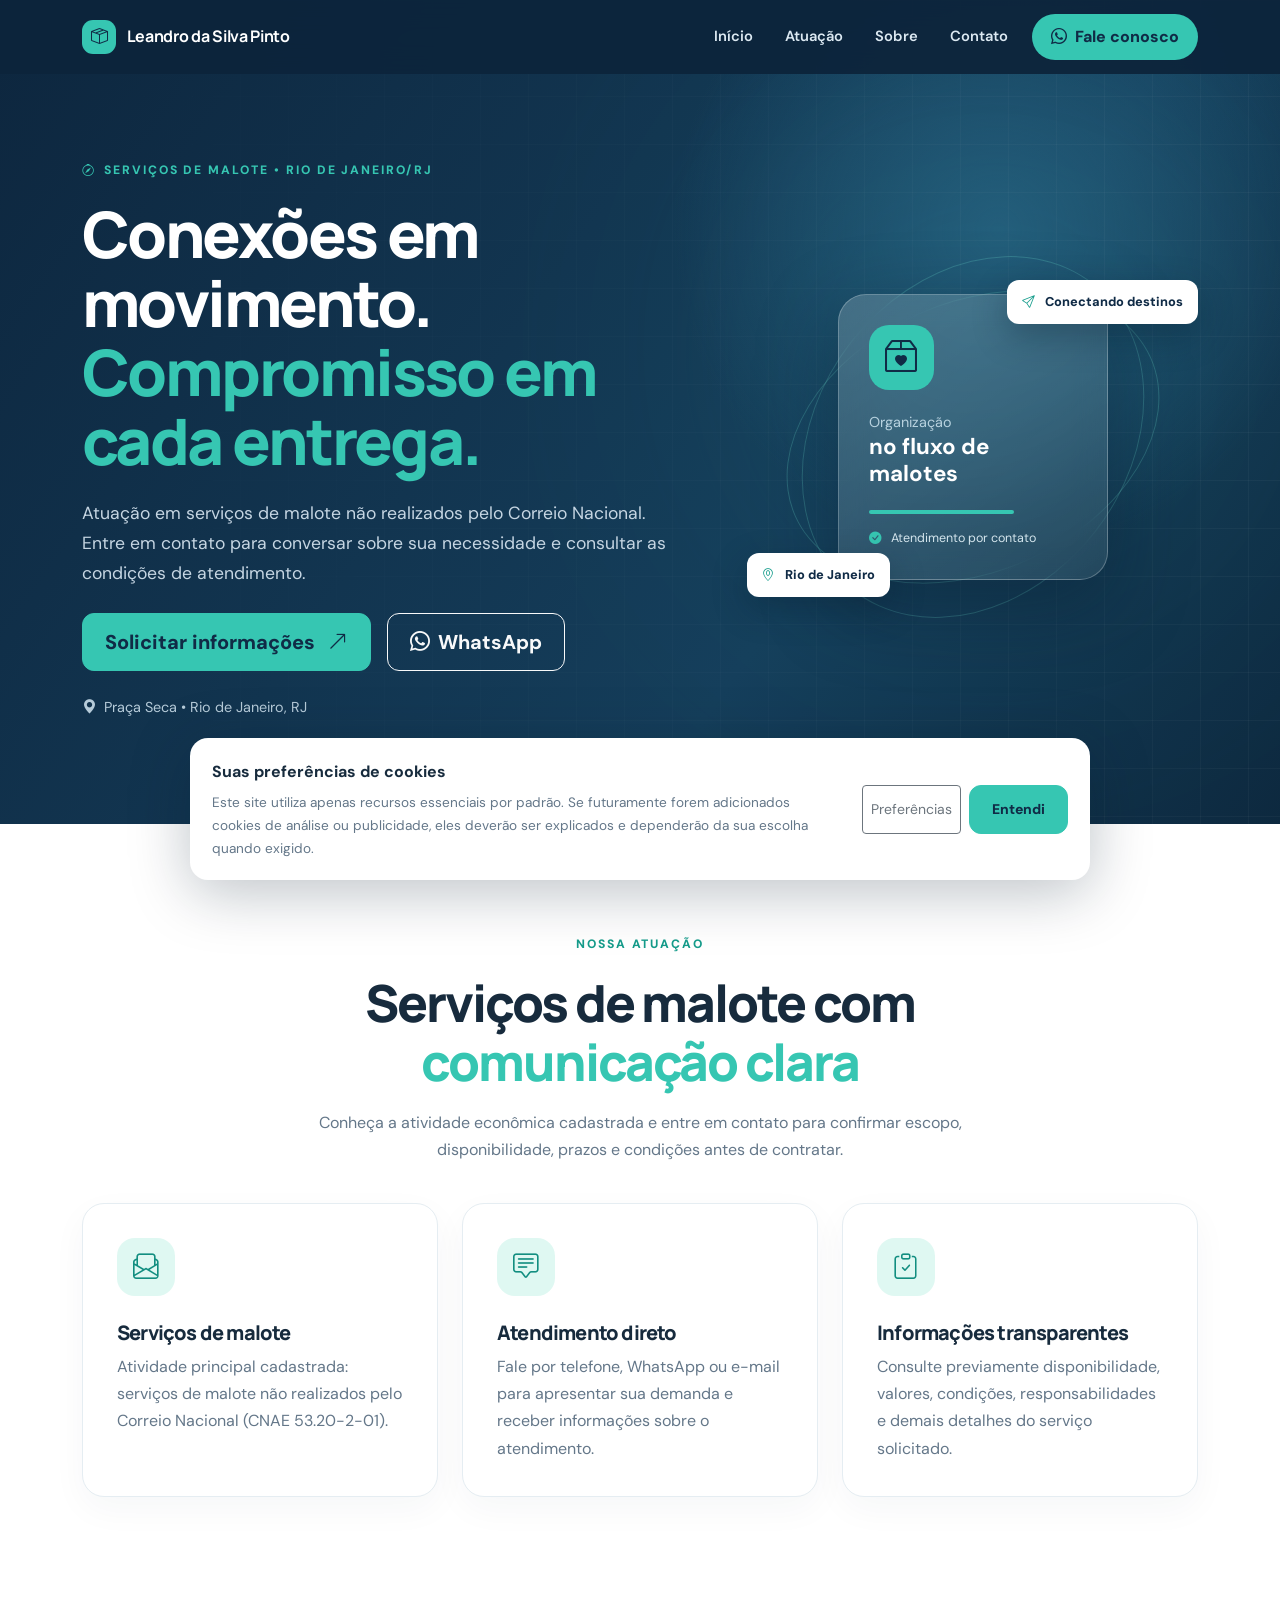
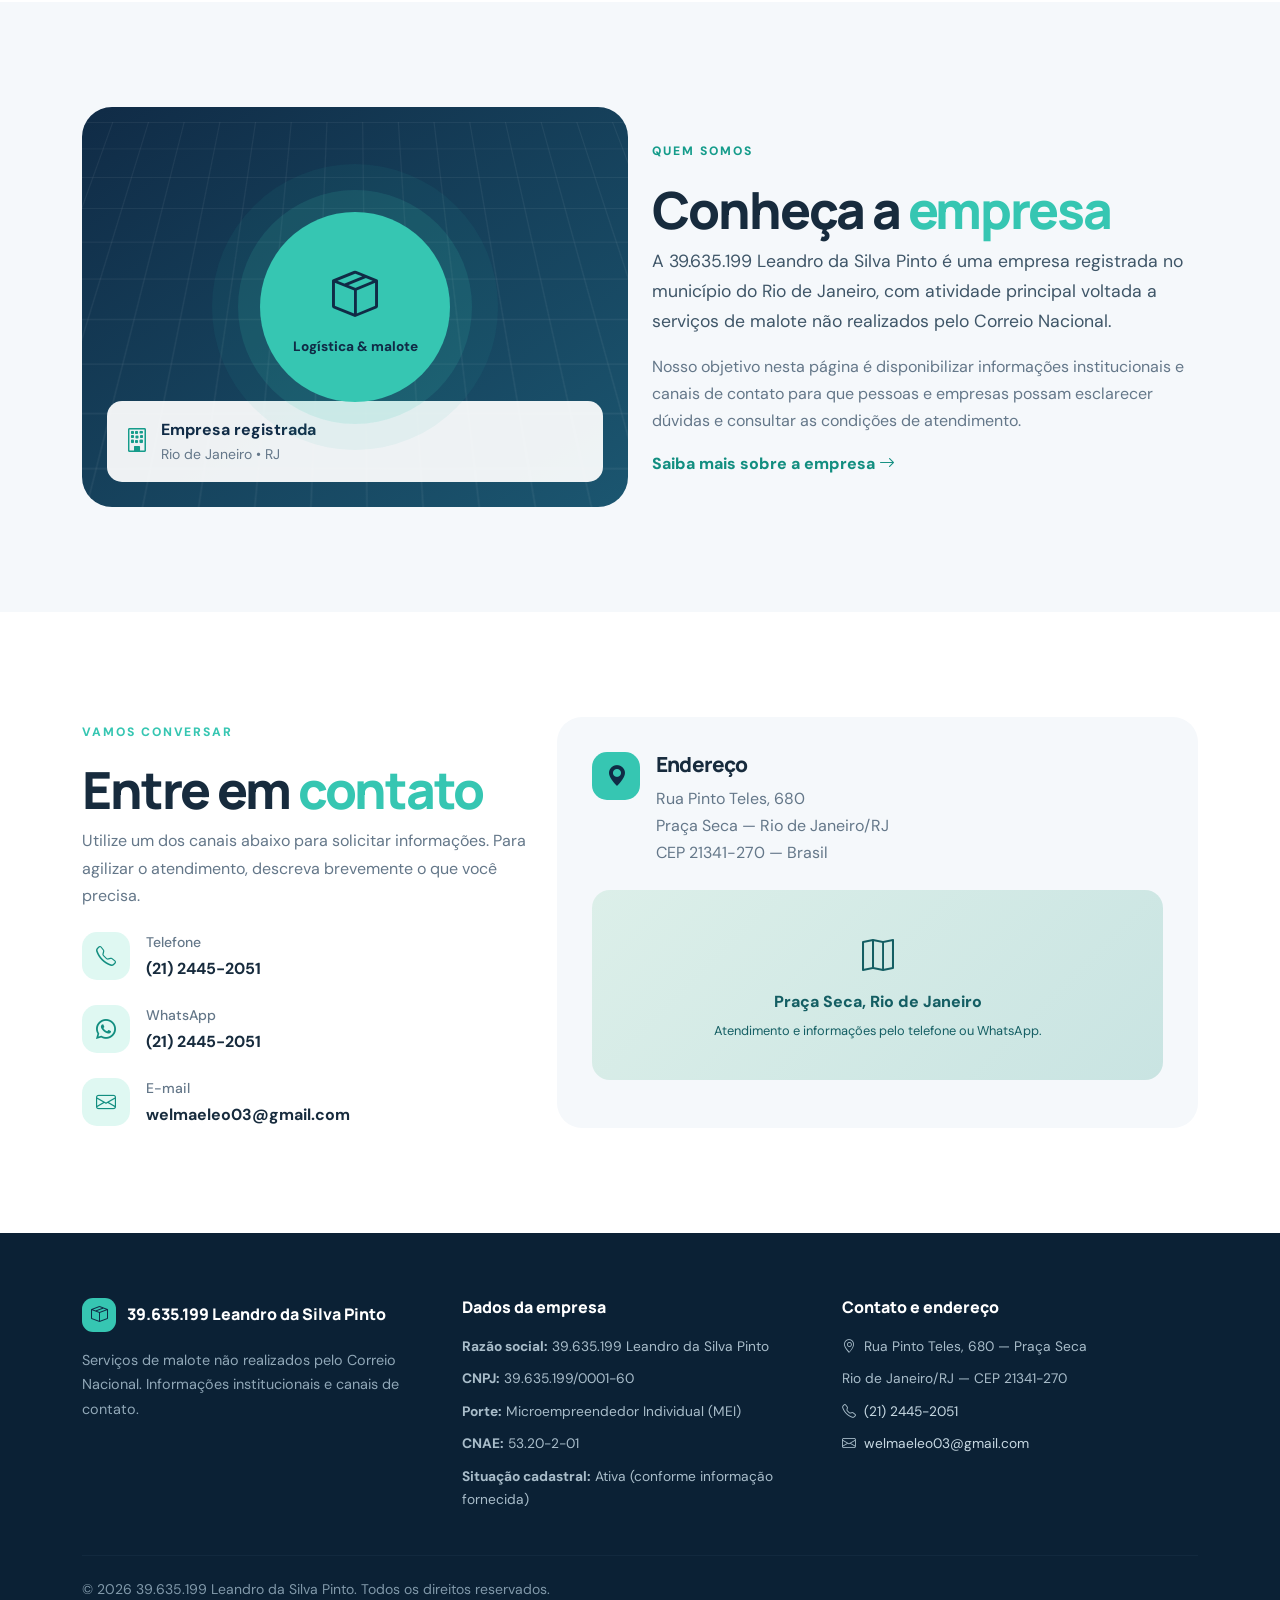
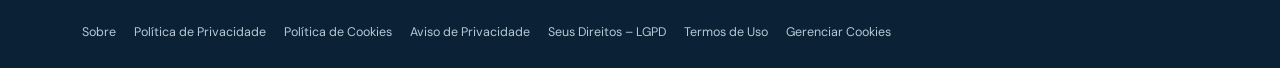
<file: index.html>
<!doctype html>
<html lang="pt-BR">
<head>
  <meta charset="utf-8">
  <meta name="viewport" content="width=device-width, initial-scale=1">
  <meta name="description" content="39.635.199 Leandro da Silva Pinto — serviços de malote e apoio logístico no Rio de Janeiro. Entre em contato para informações e atendimento.">
  <meta name="theme-color" content="#102b46">
  <title>39.635.199 Leandro da Silva Pinto | Serviços de Malote</title>
  <link rel="preconnect" href="https://fonts.googleapis.com">
  <link rel="preconnect" href="https://fonts.gstatic.com" crossorigin>
  <link href="https://fonts.googleapis.com/css2?family=DM+Sans:wght@400;500;600;700&family=Manrope:wght@500;600;700;800&display=swap" rel="stylesheet">
  <link href="https://cdn.jsdelivr.net/npm/bootstrap@5.3.3/dist/css/bootstrap.min.css" rel="stylesheet">
  <link href="https://cdn.jsdelivr.net/npm/bootstrap-icons@1.11.3/font/bootstrap-icons.min.css" rel="stylesheet">
  <link href="css/style.css" rel="stylesheet">
</head>
<body>
<nav class="navbar navbar-expand-lg navbar-dark fixed-top site-nav">
  <div class="container">
    <a class="navbar-brand fw-bold" href="index.html"><span class="brand-mark"><i class="bi bi-box-seam"></i></span> Leandro da Silva Pinto</a>
    <button class="navbar-toggler" type="button" data-bs-toggle="collapse" data-bs-target="#mainNav" aria-controls="mainNav" aria-expanded="false" aria-label="Abrir menu"><span class="navbar-toggler-icon"></span></button>
    <div class="collapse navbar-collapse" id="mainNav">
      <ul class="navbar-nav ms-auto align-items-lg-center gap-lg-3">
        <li class="nav-item"><a class="nav-link" href="#inicio">Início</a></li>
        <li class="nav-item"><a class="nav-link" href="#servicos">Atuação</a></li>
        <li class="nav-item"><a class="nav-link" href="#sobre">Sobre</a></li>
        <li class="nav-item"><a class="nav-link" href="#contato">Contato</a></li>
        <li class="nav-item"><a class="btn btn-nav" href="https://wa.me/552124452051" target="_blank" rel="noopener"><i class="bi bi-whatsapp me-2"></i>Fale conosco</a></li>
      </ul>
    </div>
  </div>
</nav>

<header class="hero" id="inicio">
  <div class="hero-glow"></div>
  <div class="container position-relative">
    <div class="row align-items-center gy-5">
      <div class="col-lg-7">
        <span class="eyebrow"><i class="bi bi-compass me-2"></i>Serviços de malote • Rio de Janeiro/RJ</span>
        <h1>Conexões em movimento.<br><span>Compromisso em cada entrega.</span></h1>
        <p class="hero-copy">Atuação em serviços de malote não realizados pelo Correio Nacional. Entre em contato para conversar sobre sua necessidade e consultar as condições de atendimento.</p>
        <div class="d-flex flex-wrap gap-3 mt-4">
          <a class="btn btn-primary btn-lg" href="#contato">Solicitar informações <i class="bi bi-arrow-up-right ms-2"></i></a>
          <a class="btn btn-outline-light btn-lg" href="https://wa.me/552124452051" target="_blank" rel="noopener"><i class="bi bi-whatsapp me-2"></i>WhatsApp</a>
        </div>
        <div class="hero-proof mt-4"><i class="bi bi-geo-alt-fill me-2"></i>Praça Seca • Rio de Janeiro, RJ</div>
      </div>
      <div class="col-lg-5">
        <div class="hero-art">
          <div class="art-orbit orbit-one"></div><div class="art-orbit orbit-two"></div>
          <div class="art-card"><div class="art-icon"><i class="bi bi-box2-heart"></i></div><span>Organização</span><strong>no fluxo de malotes</strong><div class="art-line"></div><div class="art-mini"><i class="bi bi-check-circle-fill"></i> Atendimento por contato</div></div>
          <div class="floating-tag tag-top"><i class="bi bi-send"></i> Conectando destinos</div>
          <div class="floating-tag tag-bottom"><i class="bi bi-geo-alt"></i> Rio de Janeiro</div>
        </div>
      </div>
    </div>
  </div>
</header>

<section class="section-pad" id="servicos">
  <div class="container">
    <div class="section-heading text-center mx-auto">
      <span class="eyebrow eyebrow-light">Nossa atuação</span>
      <h2>Serviços de malote com <span>comunicação clara</span></h2>
      <p>Conheça a atividade econômica cadastrada e entre em contato para confirmar escopo, disponibilidade, prazos e condições antes de contratar.</p>
    </div>
    <div class="row g-4 mt-3">
      <div class="col-md-6 col-lg-4"><article class="service-card h-100"><div class="service-icon"><i class="bi bi-envelope-paper"></i></div><h3>Serviços de malote</h3><p>Atividade principal cadastrada: serviços de malote não realizados pelo Correio Nacional (CNAE 53.20-2-01).</p></article></div>
      <div class="col-md-6 col-lg-4"><article class="service-card h-100"><div class="service-icon"><i class="bi bi-chat-square-text"></i></div><h3>Atendimento direto</h3><p>Fale por telefone, WhatsApp ou e-mail para apresentar sua demanda e receber informações sobre o atendimento.</p></article></div>
      <div class="col-md-6 col-lg-4"><article class="service-card h-100"><div class="service-icon"><i class="bi bi-clipboard-check"></i></div><h3>Informações transparentes</h3><p>Consulte previamente disponibilidade, valores, condições, responsabilidades e demais detalhes do serviço solicitado.</p></article></div>
    </div>
  </div>
</section>

<section class="about-section section-pad" id="sobre">
  <div class="container">
    <div class="row align-items-center gy-5">
      <div class="col-lg-6">
        <div class="visual-panel">
          <div class="visual-grid"></div>
          <div class="visual-center"><i class="bi bi-box-seam"></i><span>Logística &amp; malote</span></div>
          <div class="visual-note"><i class="bi bi-building"></i><div><strong>Empresa registrada</strong><small>Rio de Janeiro • RJ</small></div></div>
        </div>
      </div>
      <div class="col-lg-6">
        <span class="eyebrow eyebrow-light">Quem somos</span>
        <h2>Conheça a <span>empresa</span></h2>
        <p class="lead-copy">A 39.635.199 Leandro da Silva Pinto é uma empresa registrada no município do Rio de Janeiro, com atividade principal voltada a serviços de malote não realizados pelo Correio Nacional.</p>
        <p>Nosso objetivo nesta página é disponibilizar informações institucionais e canais de contato para que pessoas e empresas possam esclarecer dúvidas e consultar as condições de atendimento.</p>
        <a class="text-link" href="sobre.html">Saiba mais sobre a empresa <i class="bi bi-arrow-right"></i></a>
      </div>
    </div>
  </div>
</section>

<section class="contact-section section-pad" id="contato">
  <div class="container">
    <div class="row gy-5">
      <div class="col-lg-5">
        <span class="eyebrow">Vamos conversar</span>
        <h2>Entre em <span>contato</span></h2>
        <p>Utilize um dos canais abaixo para solicitar informações. Para agilizar o atendimento, descreva brevemente o que você precisa.</p>
        <a class="contact-line" href="tel:+552124452051"><i class="bi bi-telephone"></i><span><small>Telefone</small>(21) 2445-2051</span></a>
        <a class="contact-line" href="https://wa.me/552124452051" target="_blank" rel="noopener"><i class="bi bi-whatsapp"></i><span><small>WhatsApp</small>(21) 2445-2051</span></a>
        <a class="contact-line" href="mailto:welmaeleo03@gmail.com"><i class="bi bi-envelope"></i><span><small>E-mail</small>welmaeleo03@gmail.com</span></a>
      </div>
      <div class="col-lg-7">
        <div class="contact-panel">
          <div class="d-flex align-items-start gap-3"><div class="contact-pin"><i class="bi bi-geo-alt-fill"></i></div><div><h3>Endereço</h3><p class="mb-0">Rua Pinto Teles, 680<br>Praça Seca — Rio de Janeiro/RJ<br>CEP 21341-270 — Brasil</p></div></div>
          <div class="map-placeholder mt-4"><i class="bi bi-map"></i><span>Praça Seca, Rio de Janeiro</span><small>Atendimento e informações pelo telefone ou WhatsApp.</small></div>
        </div>
      </div>
    </div>
  </div>
</section>

<footer class="site-footer">
  <div class="container">
    <div class="row gy-4">
      <div class="col-lg-4"><a class="footer-brand" href="index.html"><span class="brand-mark"><i class="bi bi-box-seam"></i></span> 39.635.199 Leandro da Silva Pinto</a><p class="footer-about mt-3">Serviços de malote não realizados pelo Correio Nacional. Informações institucionais e canais de contato.</p></div>
      <div class="col-sm-6 col-lg-4"><h4>Dados da empresa</h4><ul class="footer-list"><li><strong>Razão social:</strong> 39.635.199 Leandro da Silva Pinto</li><li><strong>CNPJ:</strong> 39.635.199/0001-60</li><li><strong>Porte:</strong> Microempreendedor Individual (MEI)</li><li><strong>CNAE:</strong> 53.20-2-01</li><li><strong>Situação cadastral:</strong> Ativa (conforme informação fornecida)</li></ul></div>
      <div class="col-sm-6 col-lg-4"><h4>Contato e endereço</h4><ul class="footer-list"><li><i class="bi bi-geo-alt me-2"></i>Rua Pinto Teles, 680 — Praça Seca</li><li>Rio de Janeiro/RJ — CEP 21341-270</li><li><i class="bi bi-telephone me-2"></i><a href="tel:+552124452051">(21) 2445-2051</a></li><li><i class="bi bi-envelope me-2"></i><a href="mailto:welmaeleo03@gmail.com">welmaeleo03@gmail.com</a></li></ul></div>
    </div>
    <hr class="footer-rule">
    <div class="footer-bottom">
      <small>© <span id="year"></span> 39.635.199 Leandro da Silva Pinto. Todos os direitos reservados.</small>
      <nav class="footer-links" aria-label="Links legais">
        <a href="sobre.html">Sobre</a><a href="politica-de-privacidade.html">Política de Privacidade</a><a href="politica-de-cookies.html">Política de Cookies</a><a href="aviso-de-privacidade.html">Aviso de Privacidade</a><a href="direitos-lgpd.html">Seus Direitos – LGPD</a><a href="termos-de-uso.html">Termos de Uso</a><button type="button" class="cookie-link" data-open-cookies>Gerenciar Cookies</button>
      </nav>
    </div>
  </div>
</footer>

<div class="cookie-banner" id="cookieBanner" hidden>
  <div><strong>Suas preferências de cookies</strong><p>Este site utiliza apenas recursos essenciais por padrão. Se futuramente forem adicionados cookies de análise ou publicidade, eles deverão ser explicados e dependerão da sua escolha quando exigido.</p></div>
  <div class="cookie-actions"><button class="btn btn-outline-secondary btn-sm" id="cookieSettings">Preferências</button><button class="btn btn-primary btn-sm" id="cookieAccept">Entendi</button></div>
</div>
<div class="cookie-modal" id="cookieModal" hidden role="dialog" aria-modal="true" aria-labelledby="cookieTitle">
  <div class="cookie-dialog"><button class="modal-x" id="cookieClose" aria-label="Fechar">×</button><h3 id="cookieTitle">Gerenciar Cookies</h3><p>Cookies estritamente necessários ajudam no funcionamento básico do site. Nenhum cookie opcional de análise ou publicidade está configurado neste modelo.</p><label class="cookie-toggle"><span><strong>Cookies necessários</strong><small>Essenciais para recursos básicos.</small></span><input type="checkbox" checked disabled></label><button class="btn btn-primary mt-3" id="cookieSave">Salvar preferências</button></div>
</div>
<script src="https://cdn.jsdelivr.net/npm/bootstrap@5.3.3/dist/js/bootstrap.bundle.min.js"></script>
<script src="js/main.js"></script>
</body>
</html>
</file>
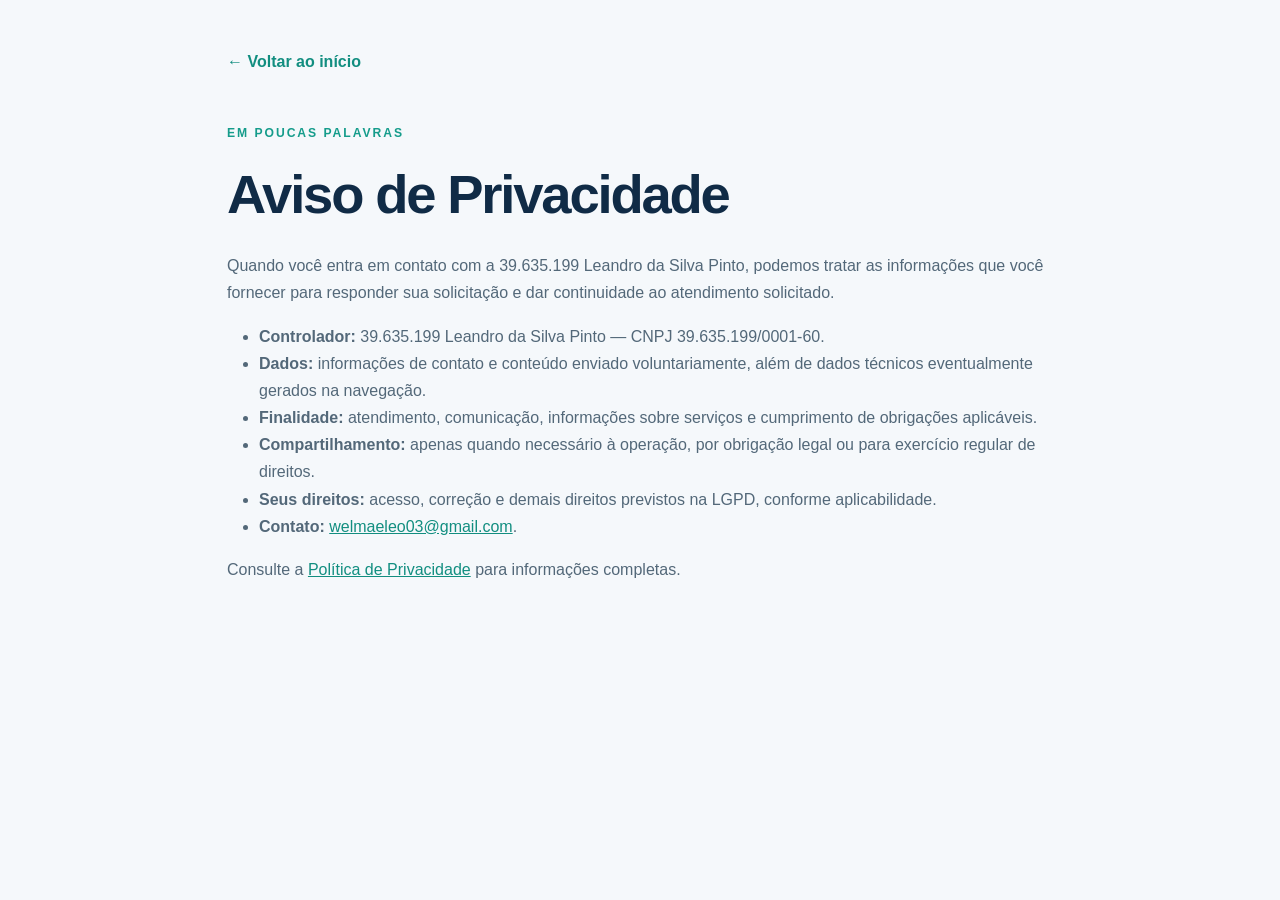
<file: aviso-de-privacidade.html>
<!doctype html><html lang="pt-BR"><head><meta charset="utf-8"><meta name="viewport" content="width=device-width, initial-scale=1"><title>Aviso de Privacidade | 39.635.199 Leandro da Silva Pinto</title><link href="https://cdn.jsdelivr.net/npm/bootstrap@5.3.3/dist/css/bootstrap.min.css" rel="stylesheet"><link href="css/style.css" rel="stylesheet"></head><body class="legal-page"><main class="container py-5"><a href="index.html" class="text-link">← Voltar ao início</a><span class="eyebrow eyebrow-light d-block mt-5">Em poucas palavras</span><h1>Aviso de Privacidade</h1><p>Quando você entra em contato com a 39.635.199 Leandro da Silva Pinto, podemos tratar as informações que você fornecer para responder sua solicitação e dar continuidade ao atendimento solicitado.</p><ul><li><strong>Controlador:</strong> 39.635.199 Leandro da Silva Pinto — CNPJ 39.635.199/0001-60.</li><li><strong>Dados:</strong> informações de contato e conteúdo enviado voluntariamente, além de dados técnicos eventualmente gerados na navegação.</li><li><strong>Finalidade:</strong> atendimento, comunicação, informações sobre serviços e cumprimento de obrigações aplicáveis.</li><li><strong>Compartilhamento:</strong> apenas quando necessário à operação, por obrigação legal ou para exercício regular de direitos.</li><li><strong>Seus direitos:</strong> acesso, correção e demais direitos previstos na LGPD, conforme aplicabilidade.</li><li><strong>Contato:</strong> <a href="mailto:welmaeleo03@gmail.com">welmaeleo03@gmail.com</a>.</li></ul><p>Consulte a <a href="politica-de-privacidade.html">Política de Privacidade</a> para informações completas.</p></main></body></html>
</file>
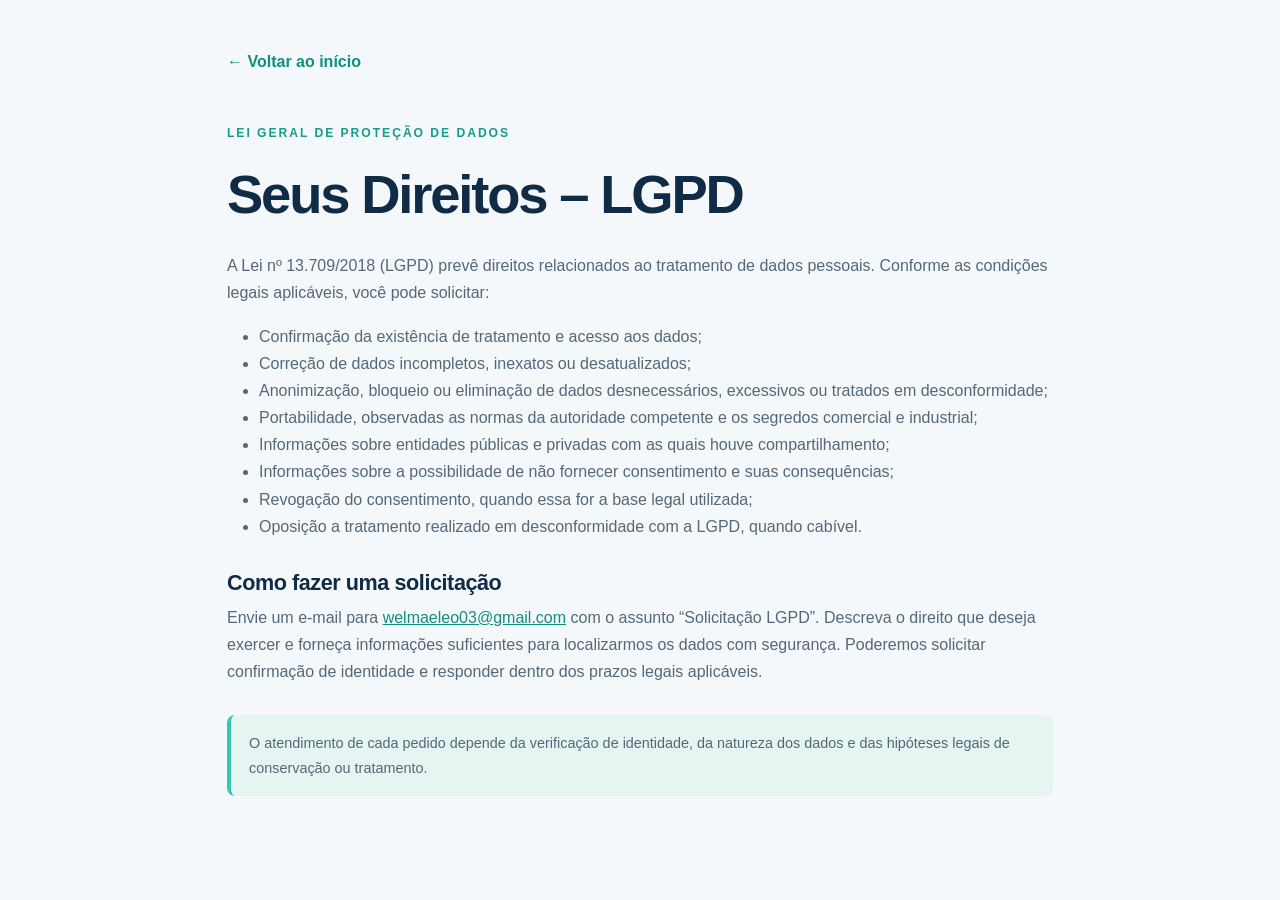
<file: direitos-lgpd.html>
<!doctype html><html lang="pt-BR"><head><meta charset="utf-8"><meta name="viewport" content="width=device-width, initial-scale=1"><title>Seus Direitos – LGPD | 39.635.199 Leandro da Silva Pinto</title><link href="https://cdn.jsdelivr.net/npm/bootstrap@5.3.3/dist/css/bootstrap.min.css" rel="stylesheet"><link href="css/style.css" rel="stylesheet"></head><body class="legal-page"><main class="container py-5"><a href="index.html" class="text-link">← Voltar ao início</a><span class="eyebrow eyebrow-light d-block mt-5">Lei Geral de Proteção de Dados</span><h1>Seus Direitos – LGPD</h1><p>A Lei nº 13.709/2018 (LGPD) prevê direitos relacionados ao tratamento de dados pessoais. Conforme as condições legais aplicáveis, você pode solicitar:</p><ul><li>Confirmação da existência de tratamento e acesso aos dados;</li><li>Correção de dados incompletos, inexatos ou desatualizados;</li><li>Anonimização, bloqueio ou eliminação de dados desnecessários, excessivos ou tratados em desconformidade;</li><li>Portabilidade, observadas as normas da autoridade competente e os segredos comercial e industrial;</li><li>Informações sobre entidades públicas e privadas com as quais houve compartilhamento;</li><li>Informações sobre a possibilidade de não fornecer consentimento e suas consequências;</li><li>Revogação do consentimento, quando essa for a base legal utilizada;</li><li>Oposição a tratamento realizado em desconformidade com a LGPD, quando cabível.</li></ul><h2>Como fazer uma solicitação</h2><p>Envie um e-mail para <a href="mailto:welmaeleo03@gmail.com">welmaeleo03@gmail.com</a> com o assunto “Solicitação LGPD”. Descreva o direito que deseja exercer e forneça informações suficientes para localizarmos os dados com segurança. Poderemos solicitar confirmação de identidade e responder dentro dos prazos legais aplicáveis.</p><p class="legal-note">O atendimento de cada pedido depende da verificação de identidade, da natureza dos dados e das hipóteses legais de conservação ou tratamento.</p></main></body></html>
</file>
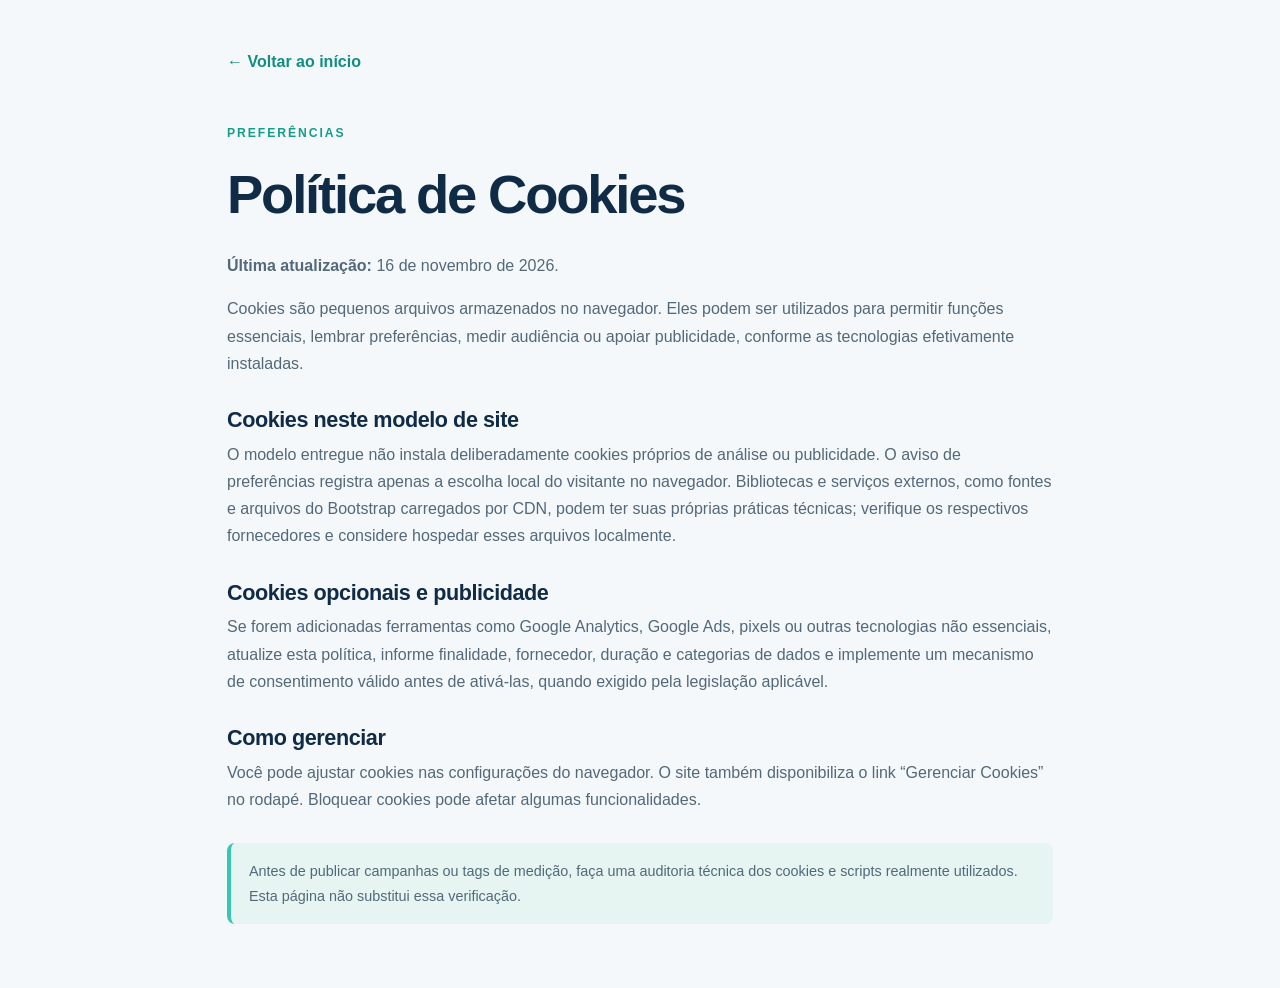
<file: politica-de-cookies.html>
<!doctype html><html lang="pt-BR"><head><meta charset="utf-8"><meta name="viewport" content="width=device-width, initial-scale=1"><title>Política de Cookies | 39.635.199 Leandro da Silva Pinto</title><link href="https://cdn.jsdelivr.net/npm/bootstrap@5.3.3/dist/css/bootstrap.min.css" rel="stylesheet"><link href="css/style.css" rel="stylesheet"></head><body class="legal-page"><main class="container py-5"><a href="index.html" class="text-link">← Voltar ao início</a><span class="eyebrow eyebrow-light d-block mt-5">Preferências</span><h1>Política de Cookies</h1><p><strong>Última atualização:</strong> 16 de novembro de 2026.</p><p>Cookies são pequenos arquivos armazenados no navegador. Eles podem ser utilizados para permitir funções essenciais, lembrar preferências, medir audiência ou apoiar publicidade, conforme as tecnologias efetivamente instaladas.</p><h2>Cookies neste modelo de site</h2><p>O modelo entregue não instala deliberadamente cookies próprios de análise ou publicidade. O aviso de preferências registra apenas a escolha local do visitante no navegador. Bibliotecas e serviços externos, como fontes e arquivos do Bootstrap carregados por CDN, podem ter suas próprias práticas técnicas; verifique os respectivos fornecedores e considere hospedar esses arquivos localmente.</p><h2>Cookies opcionais e publicidade</h2><p>Se forem adicionadas ferramentas como Google Analytics, Google Ads, pixels ou outras tecnologias não essenciais, atualize esta política, informe finalidade, fornecedor, duração e categorias de dados e implemente um mecanismo de consentimento válido antes de ativá-las, quando exigido pela legislação aplicável.</p><h2>Como gerenciar</h2><p>Você pode ajustar cookies nas configurações do navegador. O site também disponibiliza o link “Gerenciar Cookies” no rodapé. Bloquear cookies pode afetar algumas funcionalidades.</p><p class="legal-note">Antes de publicar campanhas ou tags de medição, faça uma auditoria técnica dos cookies e scripts realmente utilizados. Esta página não substitui essa verificação.</p></main></body></html>
</file>
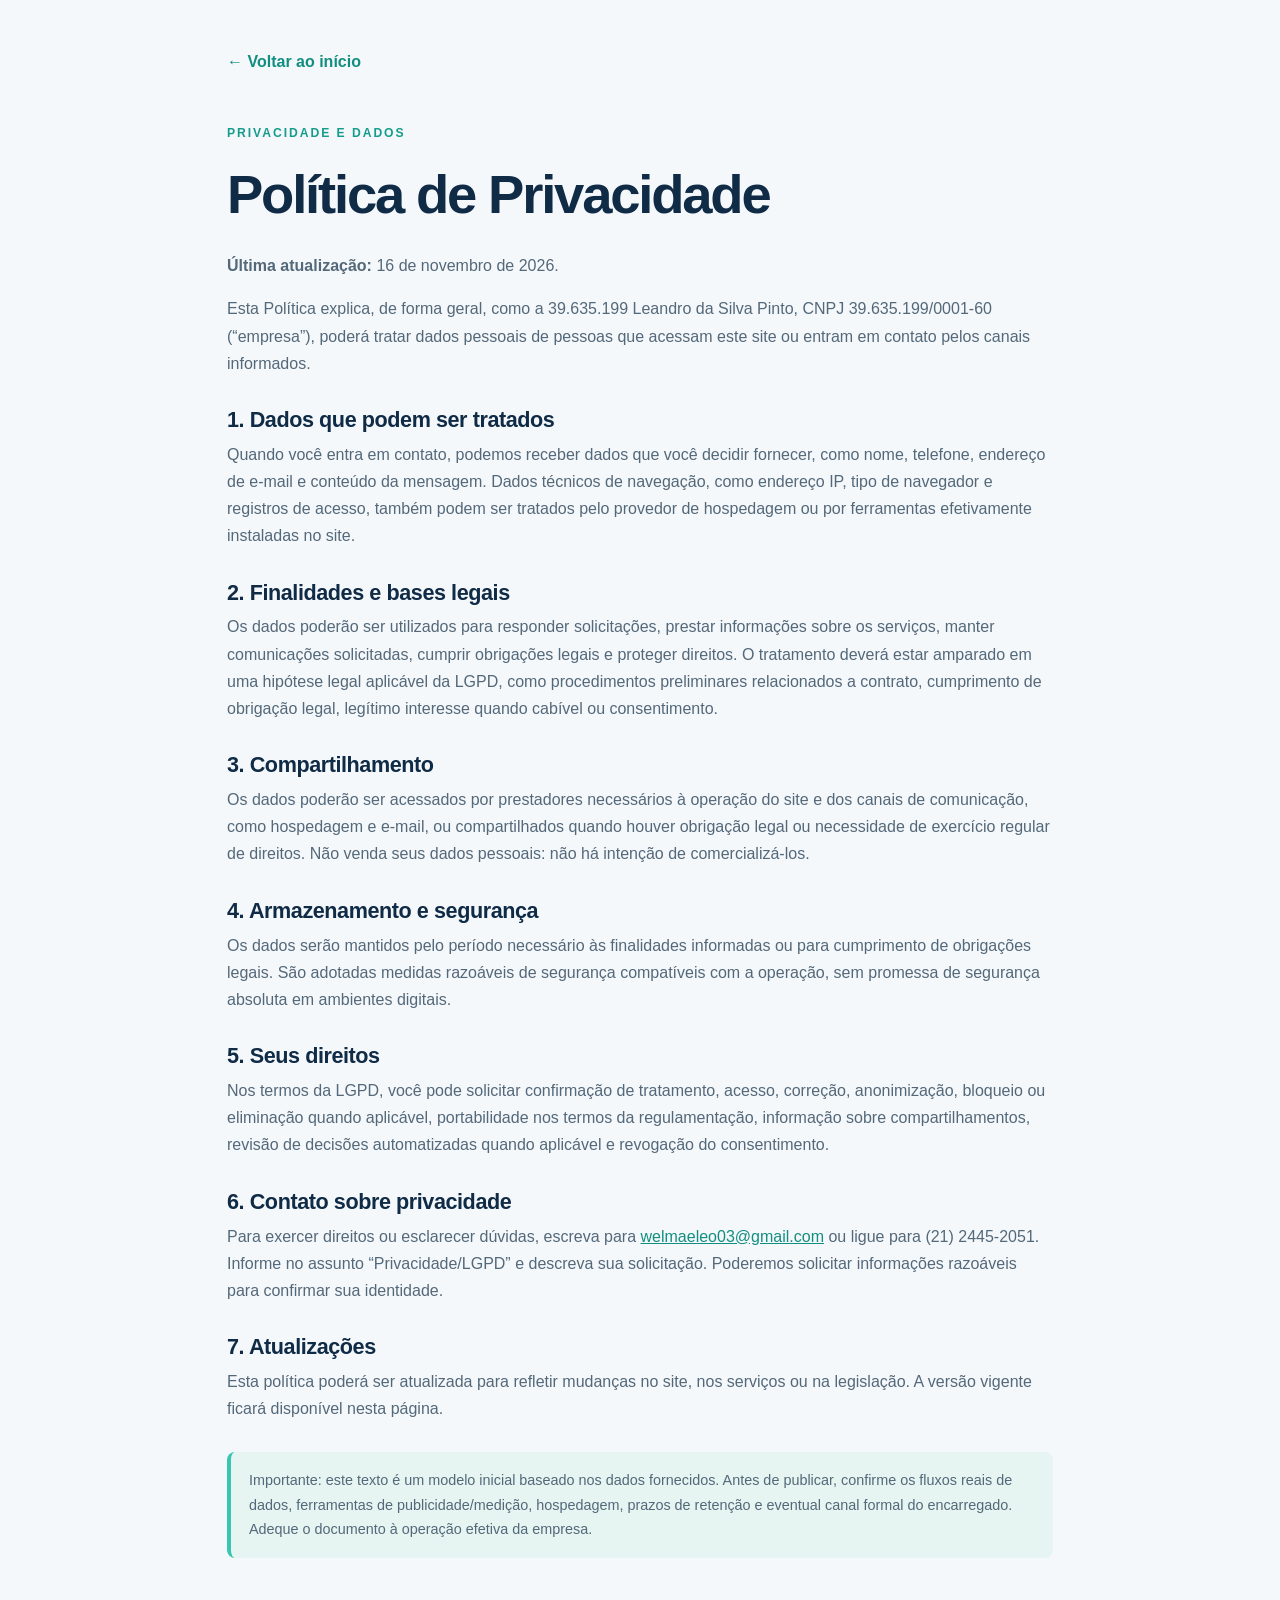
<file: politica-de-privacidade.html>
<!doctype html><html lang="pt-BR"><head><meta charset="utf-8"><meta name="viewport" content="width=device-width, initial-scale=1"><title>Política de Privacidade | 39.635.199 Leandro da Silva Pinto</title><link href="https://cdn.jsdelivr.net/npm/bootstrap@5.3.3/dist/css/bootstrap.min.css" rel="stylesheet"><link href="css/style.css" rel="stylesheet"></head><body class="legal-page"><main class="container py-5"><a href="index.html" class="text-link">← Voltar ao início</a><span class="eyebrow eyebrow-light d-block mt-5">Privacidade e dados</span><h1>Política de Privacidade</h1><p><strong>Última atualização:</strong> 16 de novembro de 2026.</p><p>Esta Política explica, de forma geral, como a 39.635.199 Leandro da Silva Pinto, CNPJ 39.635.199/0001-60 (“empresa”), poderá tratar dados pessoais de pessoas que acessam este site ou entram em contato pelos canais informados.</p><h2>1. Dados que podem ser tratados</h2><p>Quando você entra em contato, podemos receber dados que você decidir fornecer, como nome, telefone, endereço de e-mail e conteúdo da mensagem. Dados técnicos de navegação, como endereço IP, tipo de navegador e registros de acesso, também podem ser tratados pelo provedor de hospedagem ou por ferramentas efetivamente instaladas no site.</p><h2>2. Finalidades e bases legais</h2><p>Os dados poderão ser utilizados para responder solicitações, prestar informações sobre os serviços, manter comunicações solicitadas, cumprir obrigações legais e proteger direitos. O tratamento deverá estar amparado em uma hipótese legal aplicável da LGPD, como procedimentos preliminares relacionados a contrato, cumprimento de obrigação legal, legítimo interesse quando cabível ou consentimento.</p><h2>3. Compartilhamento</h2><p>Os dados poderão ser acessados por prestadores necessários à operação do site e dos canais de comunicação, como hospedagem e e-mail, ou compartilhados quando houver obrigação legal ou necessidade de exercício regular de direitos. Não venda seus dados pessoais: não há intenção de comercializá-los.</p><h2>4. Armazenamento e segurança</h2><p>Os dados serão mantidos pelo período necessário às finalidades informadas ou para cumprimento de obrigações legais. São adotadas medidas razoáveis de segurança compatíveis com a operação, sem promessa de segurança absoluta em ambientes digitais.</p><h2>5. Seus direitos</h2><p>Nos termos da LGPD, você pode solicitar confirmação de tratamento, acesso, correção, anonimização, bloqueio ou eliminação quando aplicável, portabilidade nos termos da regulamentação, informação sobre compartilhamentos, revisão de decisões automatizadas quando aplicável e revogação do consentimento.</p><h2>6. Contato sobre privacidade</h2><p>Para exercer direitos ou esclarecer dúvidas, escreva para <a href="mailto:welmaeleo03@gmail.com">welmaeleo03@gmail.com</a> ou ligue para (21) 2445-2051. Informe no assunto “Privacidade/LGPD” e descreva sua solicitação. Poderemos solicitar informações razoáveis para confirmar sua identidade.</p><h2>7. Atualizações</h2><p>Esta política poderá ser atualizada para refletir mudanças no site, nos serviços ou na legislação. A versão vigente ficará disponível nesta página.</p><p class="legal-note">Importante: este texto é um modelo inicial baseado nos dados fornecidos. Antes de publicar, confirme os fluxos reais de dados, ferramentas de publicidade/medição, hospedagem, prazos de retenção e eventual canal formal do encarregado. Adeque o documento à operação efetiva da empresa.</p></main></body></html>
</file>
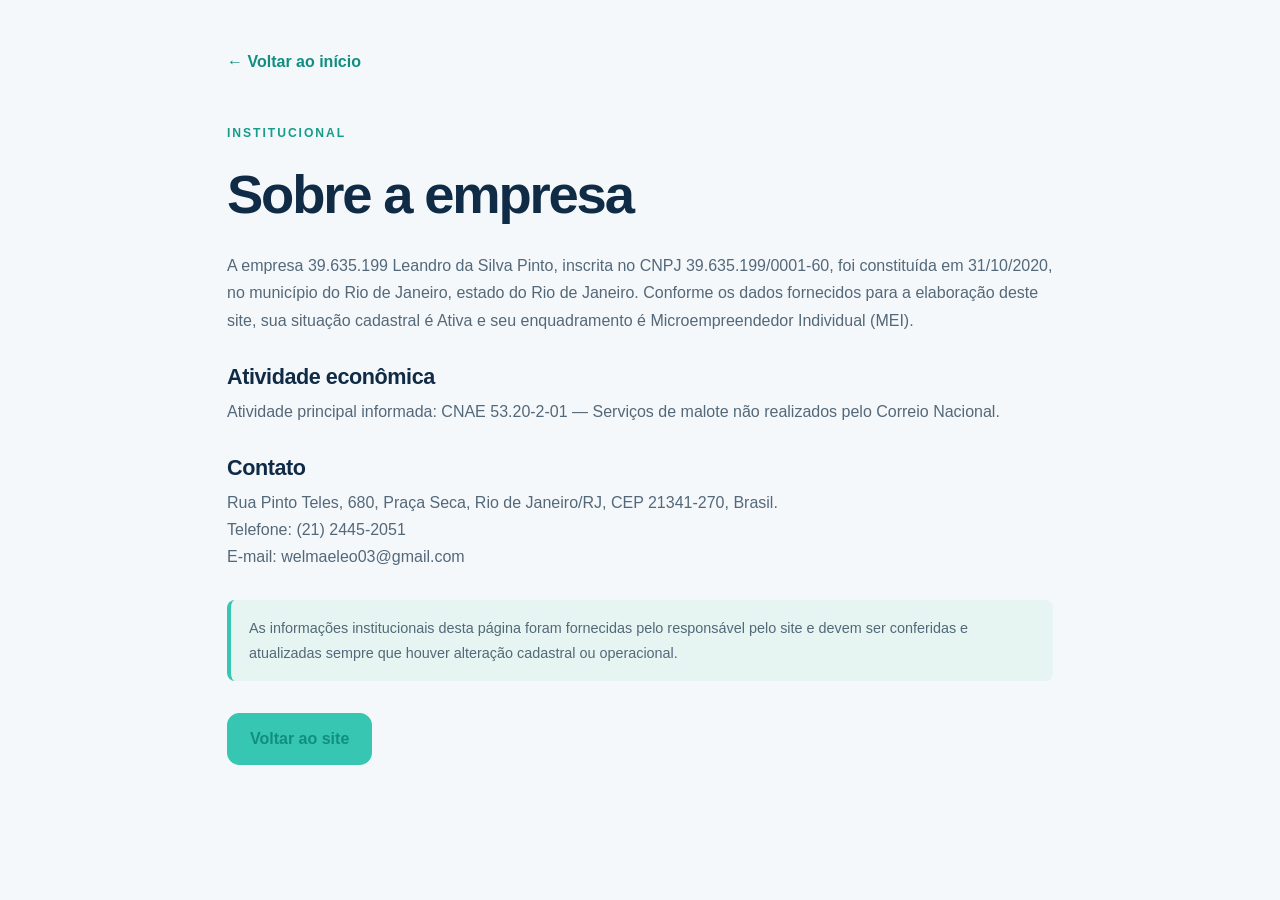
<file: sobre.html>
<!doctype html><html lang="pt-BR"><head><meta charset="utf-8"><meta name="viewport" content="width=device-width, initial-scale=1"><title>Sobre | 39.635.199 Leandro da Silva Pinto</title><link href="https://cdn.jsdelivr.net/npm/bootstrap@5.3.3/dist/css/bootstrap.min.css" rel="stylesheet"><link href="css/style.css" rel="stylesheet"></head><body class="legal-page"><main class="container py-5"><a href="index.html" class="text-link">← Voltar ao início</a><span class="eyebrow eyebrow-light d-block mt-5">Institucional</span><h1>Sobre a empresa</h1><p>A empresa 39.635.199 Leandro da Silva Pinto, inscrita no CNPJ 39.635.199/0001-60, foi constituída em 31/10/2020, no município do Rio de Janeiro, estado do Rio de Janeiro. Conforme os dados fornecidos para a elaboração deste site, sua situação cadastral é Ativa e seu enquadramento é Microempreendedor Individual (MEI).</p><h2>Atividade econômica</h2><p>Atividade principal informada: CNAE 53.20-2-01 — Serviços de malote não realizados pelo Correio Nacional.</p><h2>Contato</h2><p>Rua Pinto Teles, 680, Praça Seca, Rio de Janeiro/RJ, CEP 21341-270, Brasil.<br>Telefone: (21) 2445-2051<br>E-mail: welmaeleo03@gmail.com</p><p class="legal-note">As informações institucionais desta página foram fornecidas pelo responsável pelo site e devem ser conferidas e atualizadas sempre que houver alteração cadastral ou operacional.</p><a href="index.html" class="btn btn-primary mt-3">Voltar ao site</a></main></body></html>
</file>
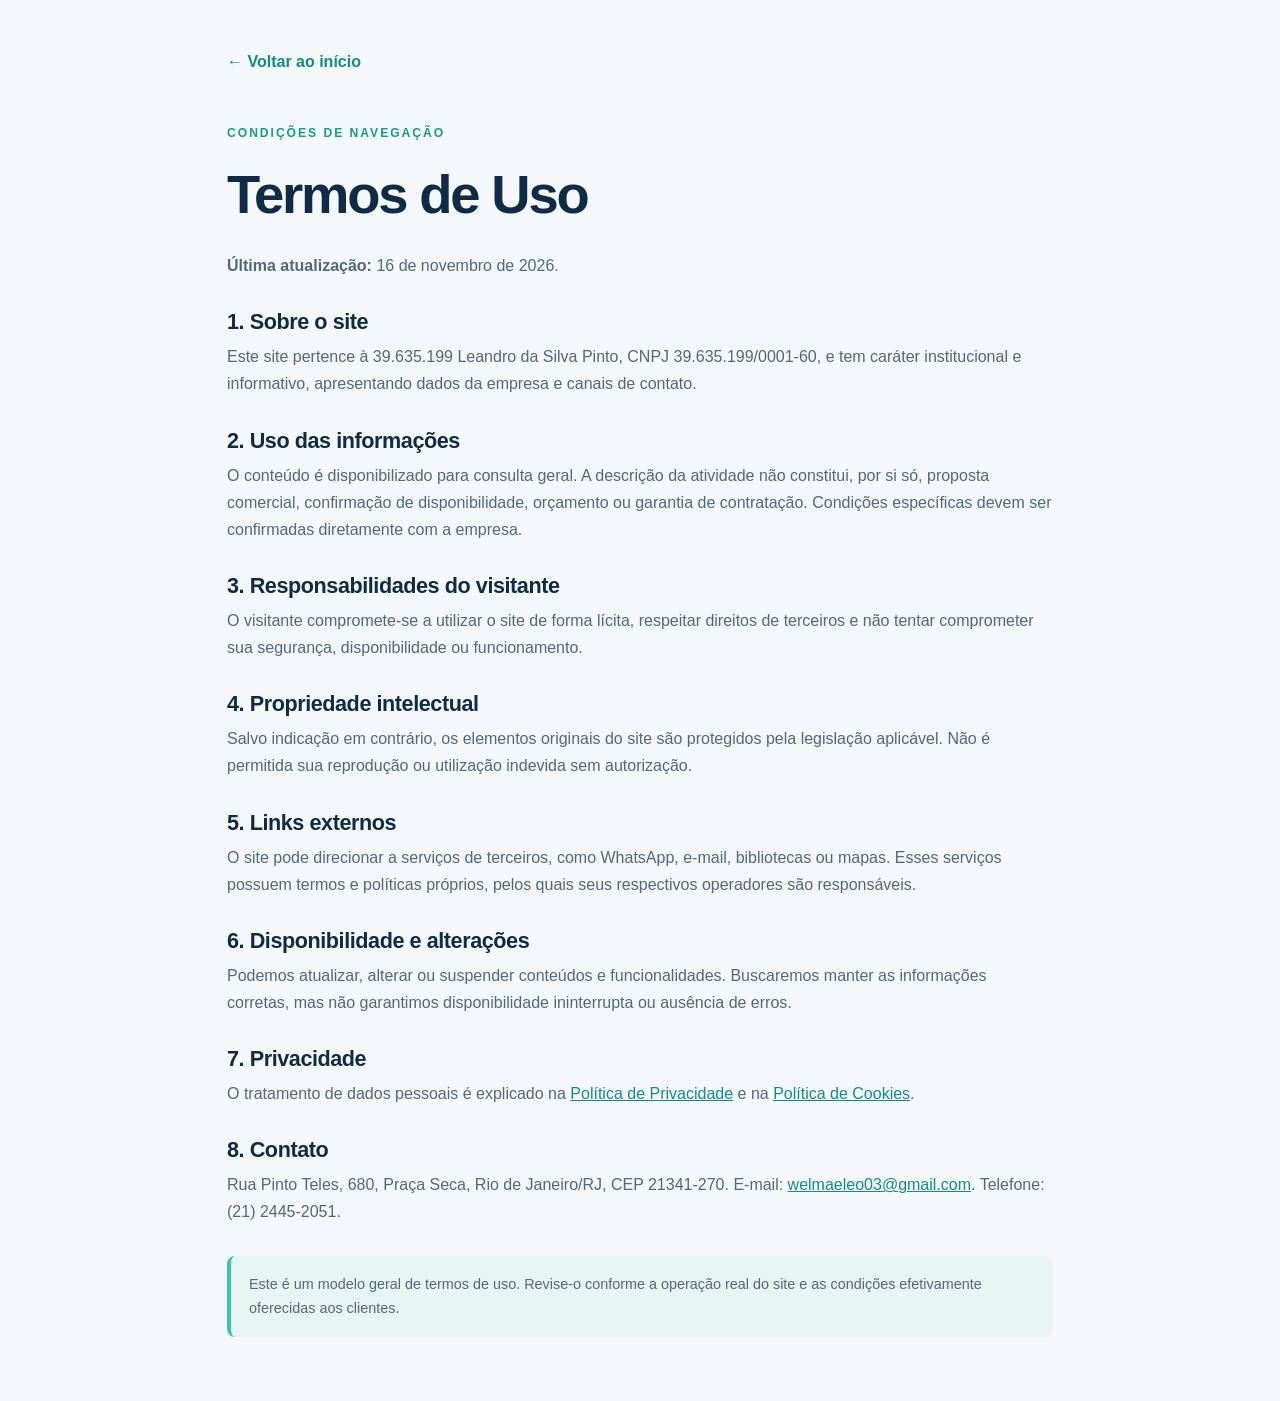
<file: termos-de-uso.html>
<!doctype html><html lang="pt-BR"><head><meta charset="utf-8"><meta name="viewport" content="width=device-width, initial-scale=1"><title>Termos de Uso | 39.635.199 Leandro da Silva Pinto</title><link href="https://cdn.jsdelivr.net/npm/bootstrap@5.3.3/dist/css/bootstrap.min.css" rel="stylesheet"><link href="css/style.css" rel="stylesheet"></head><body class="legal-page"><main class="container py-5"><a href="index.html" class="text-link">← Voltar ao início</a><span class="eyebrow eyebrow-light d-block mt-5">Condições de navegação</span><h1>Termos de Uso</h1><p><strong>Última atualização:</strong> 16 de novembro de 2026.</p><h2>1. Sobre o site</h2><p>Este site pertence à 39.635.199 Leandro da Silva Pinto, CNPJ 39.635.199/0001-60, e tem caráter institucional e informativo, apresentando dados da empresa e canais de contato.</p><h2>2. Uso das informações</h2><p>O conteúdo é disponibilizado para consulta geral. A descrição da atividade não constitui, por si só, proposta comercial, confirmação de disponibilidade, orçamento ou garantia de contratação. Condições específicas devem ser confirmadas diretamente com a empresa.</p><h2>3. Responsabilidades do visitante</h2><p>O visitante compromete-se a utilizar o site de forma lícita, respeitar direitos de terceiros e não tentar comprometer sua segurança, disponibilidade ou funcionamento.</p><h2>4. Propriedade intelectual</h2><p>Salvo indicação em contrário, os elementos originais do site são protegidos pela legislação aplicável. Não é permitida sua reprodução ou utilização indevida sem autorização.</p><h2>5. Links externos</h2><p>O site pode direcionar a serviços de terceiros, como WhatsApp, e-mail, bibliotecas ou mapas. Esses serviços possuem termos e políticas próprios, pelos quais seus respectivos operadores são responsáveis.</p><h2>6. Disponibilidade e alterações</h2><p>Podemos atualizar, alterar ou suspender conteúdos e funcionalidades. Buscaremos manter as informações corretas, mas não garantimos disponibilidade ininterrupta ou ausência de erros.</p><h2>7. Privacidade</h2><p>O tratamento de dados pessoais é explicado na <a href="politica-de-privacidade.html">Política de Privacidade</a> e na <a href="politica-de-cookies.html">Política de Cookies</a>.</p><h2>8. Contato</h2><p>Rua Pinto Teles, 680, Praça Seca, Rio de Janeiro/RJ, CEP 21341-270. E-mail: <a href="mailto:welmaeleo03@gmail.com">welmaeleo03@gmail.com</a>. Telefone: (21) 2445-2051.</p><p class="legal-note">Este é um modelo geral de termos de uso. Revise-o conforme a operação real do site e as condições efetivamente oferecidas aos clientes.</p></main></body></html>
</file>
<file: css/style.css>
:root{--navy:#102b46;--navy2:#173d5d;--teal:#36c6b2;--mint:#dff8f2;--ink:#172b3d;--muted:#647789;--paper:#f5f8fb}
*{box-sizing:border-box}html{scroll-behavior:smooth;scroll-padding-top:85px}body{font-family:"DM Sans",sans-serif;color:var(--ink);line-height:1.7}h1,h2,h3,h4,.navbar-brand{font-family:Manrope,sans-serif;font-weight:800;letter-spacing:-.04em}.site-nav{background:rgba(13,37,60,.96);backdrop-filter:blur(14px);padding:14px 0}.navbar-brand{font-size:1rem;letter-spacing:-.02em}.brand-mark{display:inline-grid;place-items:center;width:34px;height:34px;border-radius:11px;background:var(--teal);color:var(--navy);margin-right:8px}.nav-link{color:#dce9f2!important;font-weight:600;font-size:.92rem}.btn-nav{background:var(--teal);color:var(--navy);font-weight:800;border-radius:999px;padding:10px 18px}.hero{min-height:690px;padding:155px 0 105px;position:relative;overflow:hidden;background:radial-gradient(circle at 78% 28%,#225878 0,transparent 28%),linear-gradient(125deg,#0d263e,#153e5b 65%,#0d293f);color:white}.hero:after{content:"";position:absolute;inset:0;background-image:linear-gradient(rgba(255,255,255,.035) 1px,transparent 1px),linear-gradient(90deg,rgba(255,255,255,.035) 1px,transparent 1px);background-size:48px 48px;mask-image:linear-gradient(90deg,transparent,#000)}.hero .container{z-index:1}.hero-glow{position:absolute;width:450px;height:450px;border-radius:50%;background:#36c6b2;filter:blur(150px);opacity:.13;right:5%;top:15%}.eyebrow{display:inline-block;color:var(--teal);font-size:.76rem;font-weight:800;letter-spacing:.16em;text-transform:uppercase;margin-bottom:18px}.eyebrow-light{color:#159c8b}.hero h1{font-size:clamp(2.6rem,5vw,4.6rem);line-height:1.08;max-width:800px}.hero h1 span,.section-heading h2 span,.about-section h2 span,.contact-section h2 span{color:var(--teal)}.hero-copy{max-width:600px;color:#c5d5e2;font-size:1.1rem;margin-top:24px}.btn-primary{background:var(--teal);border-color:var(--teal);color:var(--navy);font-weight:800;border-radius:12px;padding:13px 22px}.btn-primary:hover,.btn-nav:hover{background:#65ddcb;border-color:#65ddcb;color:var(--navy)}.btn-outline-light{border-radius:12px;padding:13px 22px;font-weight:700}.hero-proof{font-size:.9rem;color:#b6cbd9}.hero-art{height:390px;position:relative;display:grid;place-items:center}.art-orbit{position:absolute;border:1px solid rgba(108,218,204,.25);border-radius:50%;transform:rotate(-24deg)}.orbit-one{width:390px;height:270px}.orbit-two{width:310px;height:390px;transform:rotate(38deg)}.art-card{z-index:1;width:270px;min-height:260px;border:1px solid rgba(255,255,255,.25);border-radius:28px;background:linear-gradient(145deg,rgba(255,255,255,.18),rgba(255,255,255,.07));backdrop-filter:blur(15px);padding:30px;box-shadow:0 25px 80px #071a2c66;display:flex;flex-direction:column;justify-content:center}.art-icon{width:65px;height:65px;display:grid;place-items:center;border-radius:20px;background:var(--teal);color:var(--navy);font-size:2rem;margin-bottom:20px}.art-card span{color:#b8d2df;font-size:.9rem}.art-card strong{font-size:1.4rem;line-height:1.2}.art-line{height:4px;width:70%;border-radius:9px;background:var(--teal);margin:22px 0 14px}.art-mini{font-size:.78rem;color:#d4e5ed}.art-mini i{color:var(--teal);margin-right:7px}.floating-tag{position:absolute;z-index:2;background:#fff;color:var(--navy);padding:11px 15px;border-radius:12px;font-size:.8rem;font-weight:800;box-shadow:0 12px 35px #071a2c55}.floating-tag i{color:#159c8b;margin-right:7px}.tag-top{top:38px;right:0}.tag-bottom{bottom:35px;left:0}.section-pad{padding:105px 0}.section-heading{max-width:720px}.section-heading h2,.about-section h2,.contact-section h2{font-size:clamp(2rem,4vw,3.2rem);line-height:1.15}.section-heading p{color:var(--muted);margin-top:18px}.service-card{padding:34px;border:1px solid #e5edf2;border-radius:22px;background:white;transition:.25s;box-shadow:0 12px 35px rgba(18,52,76,.04)}.service-card:hover{transform:translateY(-7px);box-shadow:0 20px 45px rgba(18,52,76,.1);border-color:#bcece4}.service-icon{width:58px;height:58px;display:grid;place-items:center;background:var(--mint);color:#128e80;border-radius:18px;font-size:1.6rem;margin-bottom:25px}.service-card h3{font-size:1.25rem}.service-card p{color:var(--muted);margin:0}.about-section{background:var(--paper)}.about-section p,.contact-section p{color:var(--muted)}.lead-copy{font-size:1.1rem;color:#3f5668!important}.visual-panel{height:400px;border-radius:30px;background:linear-gradient(145deg,#102b46,#1b5670);position:relative;overflow:hidden;display:grid;place-items:center}.visual-grid{position:absolute;inset:0;background-image:linear-gradient(rgba(255,255,255,.08) 1px,transparent 1px),linear-gradient(90deg,rgba(255,255,255,.08) 1px,transparent 1px);background-size:35px 35px;transform:perspective(400px) rotateX(25deg) scale(1.3);opacity:.7}.visual-center{z-index:1;width:190px;height:190px;border-radius:50%;background:var(--teal);display:flex;flex-direction:column;align-items:center;justify-content:center;color:var(--navy);font-size:2.9rem;box-shadow:0 0 0 22px #36c6b222,0 0 0 48px #36c6b211}.visual-center span{font-size:.85rem;font-weight:800}.visual-note{position:absolute;bottom:25px;left:25px;right:25px;padding:15px 18px;border-radius:15px;background:#ffffffed;display:flex;gap:12px;align-items:center;color:var(--navy)}.visual-note>i{font-size:1.5rem;color:#159c8b}.visual-note small{display:block;color:var(--muted)}.text-link{color:#128e80;font-weight:800;text-decoration:none}.text-link:hover{text-decoration:underline}.contact-section{background:white}.contact-line{display:flex;align-items:center;gap:16px;text-decoration:none;color:var(--ink);margin-top:22px;font-weight:700}.contact-line>i{width:48px;height:48px;display:grid;place-items:center;background:var(--mint);color:#128e80;border-radius:15px;font-size:1.25rem}.contact-line small{display:block;color:var(--muted);font-weight:500}.contact-panel{padding:35px;border-radius:25px;background:var(--paper);height:100%}.contact-pin{width:48px;height:48px;display:grid;place-items:center;background:var(--teal);color:var(--navy);border-radius:15px;font-size:1.3rem}.contact-panel h3{font-size:1.3rem}.map-placeholder{height:190px;border-radius:18px;background:linear-gradient(135deg,#dcefe9,#c9e4e2);display:flex;flex-direction:column;align-items:center;justify-content:center;color:#145e63;gap:5px}.map-placeholder i{font-size:2rem}.map-placeholder span{font-weight:800}.map-placeholder small{font-size:.8rem}.site-footer{background:#0b2135;color:#c2d2de;padding:65px 0 25px}.footer-brand{color:white;text-decoration:none;font-family:Manrope,sans-serif;font-weight:800}.footer-about{color:#91a8b8;max-width:330px;font-size:.9rem}.site-footer h4{font-size:1rem;color:white;letter-spacing:0;margin-bottom:18px}.footer-list{list-style:none;padding:0;margin:0;color:#a9bdca;font-size:.86rem}.footer-list li{margin-bottom:9px}.footer-list a{color:#c7d8e2;text-decoration:none}.footer-list a:hover,.footer-links a:hover{color:var(--teal)}.footer-rule{border-color:#294257;margin:35px 0 22px}.footer-bottom{display:flex;justify-content:space-between;gap:20px;flex-wrap:wrap}.footer-bottom small{color:#8199aa}.footer-links{display:flex;flex-wrap:wrap;gap:12px 18px}.footer-links a,.cookie-link{color:#b7c9d5;text-decoration:none;font-size:.78rem;background:none;border:0;padding:0}.cookie-link{cursor:pointer}.cookie-banner{position:fixed;z-index:20;bottom:20px;left:20px;right:20px;max-width:900px;margin:auto;background:white;padding:20px 22px;border-radius:18px;box-shadow:0 12px 60px #071a2c44;display:flex;align-items:center;justify-content:space-between;gap:20px}.cookie-banner[hidden],.cookie-modal[hidden]{display:none}.cookie-banner p{margin:5px 0 0;color:var(--muted);font-size:.85rem}.cookie-actions{display:flex;gap:8px;flex-shrink:0}.cookie-modal{position:fixed;inset:0;z-index:30;background:#071a2c99;display:grid;place-items:center;padding:20px}.cookie-dialog{position:relative;background:white;border-radius:20px;padding:35px;max-width:480px;width:100%}.cookie-dialog h3{font-size:1.5rem}.cookie-dialog p{color:var(--muted)}.modal-x{position:absolute;right:18px;top:10px;border:0;background:none;font-size:1.8rem}.cookie-toggle{border:1px solid #e1e9ef;border-radius:12px;padding:14px;display:flex;justify-content:space-between;align-items:center}.cookie-toggle small{display:block;color:var(--muted)}.legal-page{background:var(--paper);min-height:100vh}.legal-page main{max-width:850px}.legal-page h1{font-size:clamp(2.2rem,5vw,3.4rem);margin:12px 0 25px;color:var(--navy)}.legal-page h2{font-size:1.35rem;margin-top:30px;color:var(--navy);letter-spacing:-.02em}.legal-page p,.legal-page li{color:#536879}.legal-page a{color:#128e80}.legal-note{background:#e6f5f1;border-left:4px solid var(--teal);padding:16px 18px;border-radius:8px;margin-top:30px;font-size:.9rem}
@media(max-width:767px){.hero{padding:130px 0 70px}.hero-art{height:330px;margin-top:10px}.orbit-one{width:300px}.orbit-two{height:320px}.tag-top{right:-4px}.tag-bottom{left:-4px}.section-pad{padding:75px 0}.visual-panel{height:320px}.cookie-banner{align-items:stretch;flex-direction:column;bottom:10px;left:10px;right:10px}.cookie-actions{justify-content:flex-end}.footer-bottom{flex-direction:column}.footer-links{gap:10px 14px}}
</file>
